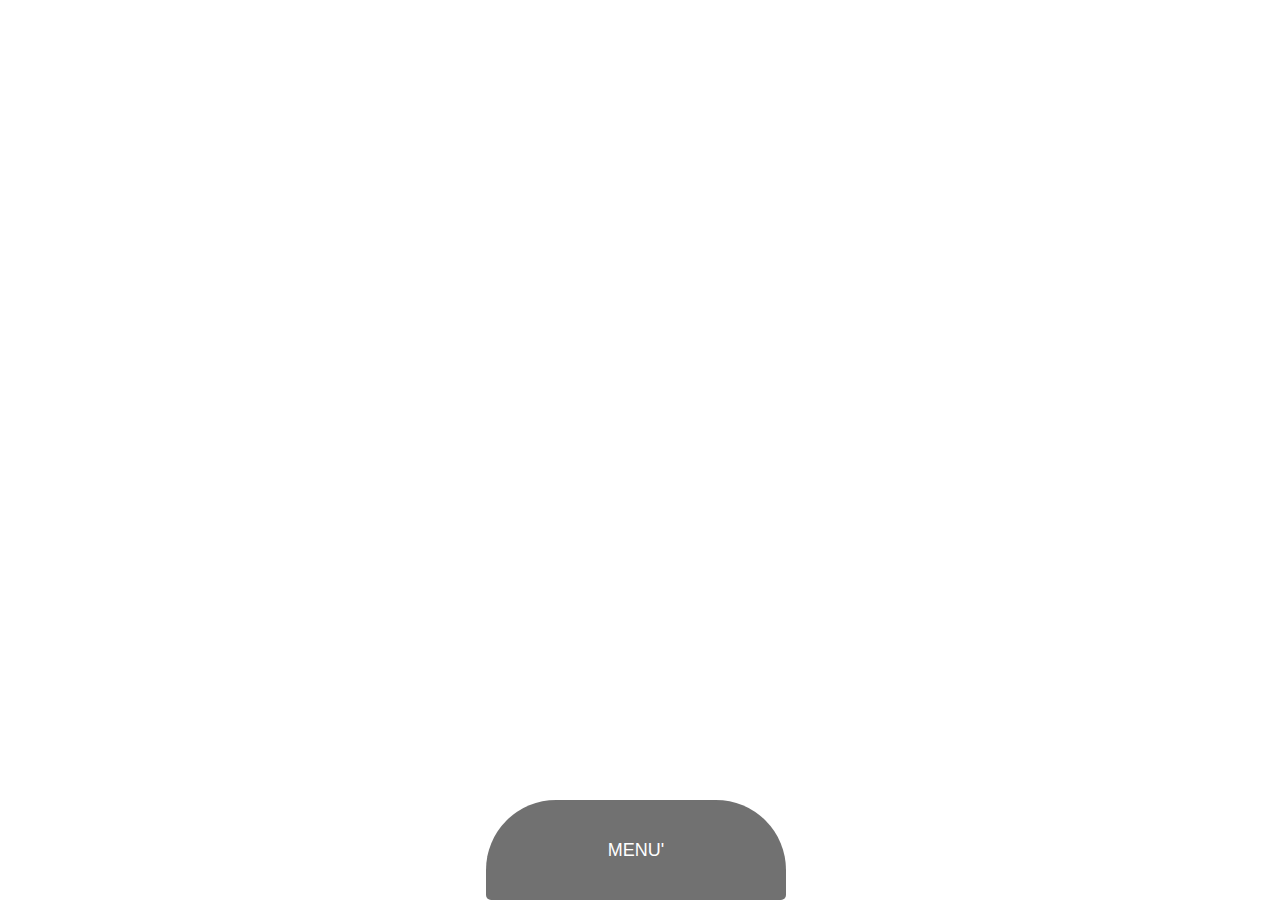
<file: index.html>
<!DOCTYPE html>
<html>
<head>
    <title>brawlhalla</title>
    <link rel="stylesheet" href="style/style.css">
    <script src="./script/script.js"></script>
    <link rel="icon" href="./img/icon.png">
</head>
<body>
    <button id="btnactive" onclick="show()">MENU'</button>
    <nav id="nav1">
        <button id="btncrediti">CREDITI</button> 

        <div class="crediti">
            <div class="contenutocrediti">
                <img id="ubi" src="./img/R-removebg-preview.png" height="300px" width="500px"></img>
                <h1>BRAWLHALLA TEAM</h1>
                <h3>Barchi Alessandro</h3>
                <h3>Botto Federico</h3>
            </div>
        </div> 
    </nav>
    <nav id="nav2">
        <button id="btngioca">GIOCA</button> 
    </nav>
</body>
</html>
</file>
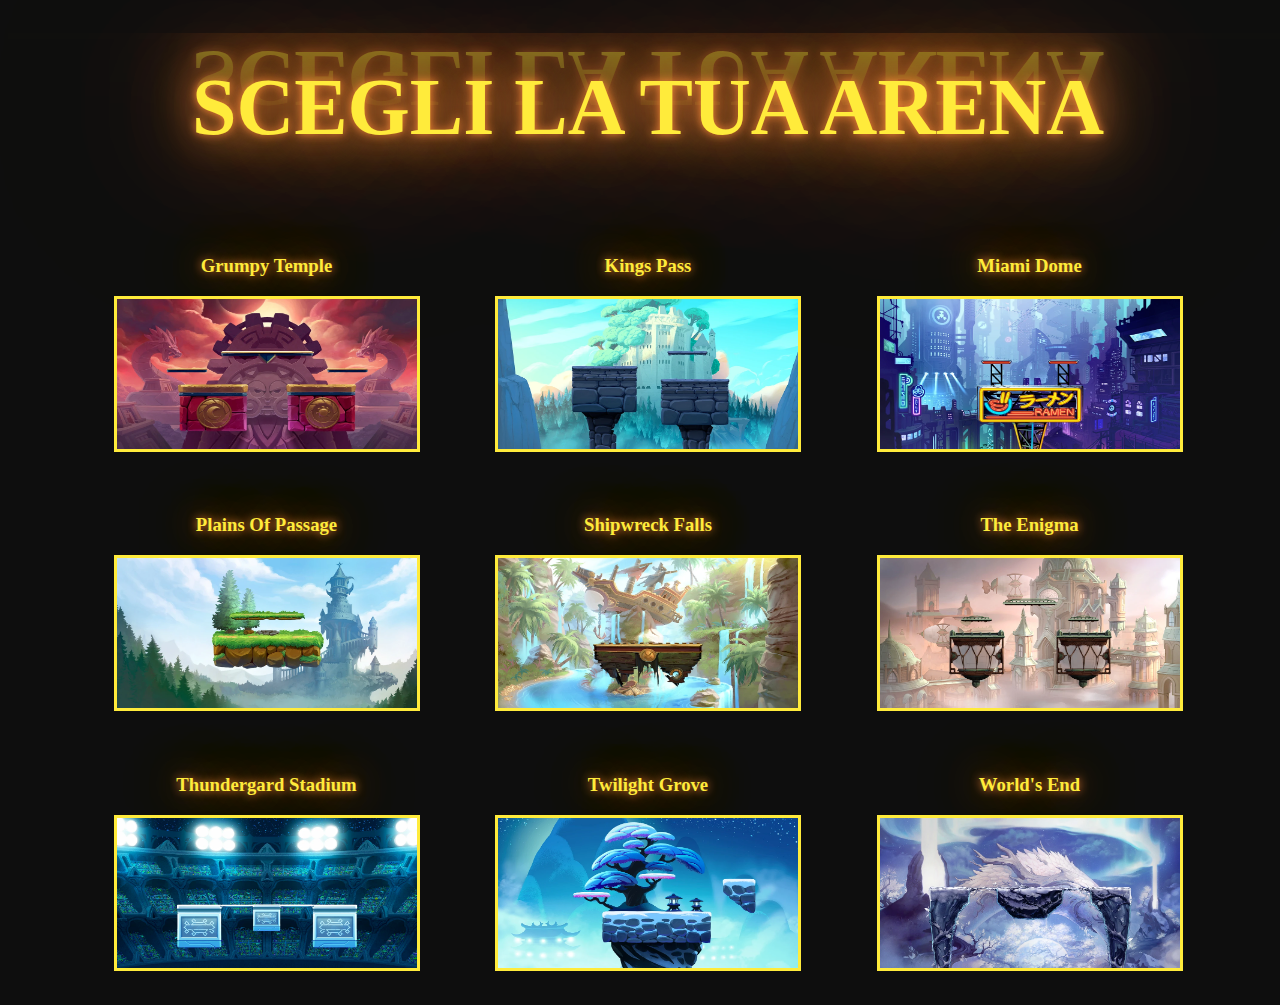
<file: arene.html>
<!DOCTYPE html>
<html lang="en">
<head>
    <meta charset="UTF-8">
    <meta http-equiv="X-UA-Compatible" content="IE=edge">
    <meta name="viewport" content="width=device-width, initial-scale=1.0">
    <link rel="stylesheet" href="./style/arene.css">
    <link rel="icon" href="./img/icon.png">
    <title>selezione arena</title>
</head>
<body>
    <div class="testo">
        <h1>SCEGLI LA TUA ARENA</h1>
    </div>

    <article class="contenitore">
        <div class="riga1">
            <div class="riquadri"><h3>Grumpy Temple</h3><a href="./pag1.html"><img src="./img/Map_GrumpyTemple.png"></a></div>
            <div class="riquadri"><h3>Kings Pass</h3><a href="./pag2.html"><img src="./img/Map_KingsPass.png"></a></div>
            <div class="riquadri"><h3>Miami Dome</h3><a href="./pag3.html"><img src="./img/Map_MiamiDome.png"></a></div>
        </div>
        <div class="riga2">
            <div class="riquadri"><h3>Plains Of Passage</h3><a href="./pag4.html"><img src="./img/Map_PlainsOfPassage.png"></a></div>
            <div class="riquadri"><h3>Shipwreck Falls</h3><a href="./pag5.html"><img src="./img/Map_ShipwreckFalls_NoSkulls.png"></a></div>
            <div class="riquadri"><h3>The Enigma</h3><a href="./pag6.html"><img src="./img/Map_TheEnigma.png"></a></div>
        </div>
        <div class="riga3">
            <div class="riquadri"><h3>Thundergard Stadium</h3><a href="./pag7.html"><img src="./img/Map_ThundergardStadium_Large.png"></a></div>
            <div class="riquadri"><h3>Twilight Grove</h3><a href="./pag8.html"><img src="./img/Map_TwilightGrove.png"></a></div>
            <div class="riquadri"><h3>World's End</h3><a href="./pag9.html"><img src="./img/Map_World_sEnd.png"></a></div>
        </div>
    </article>

</body>
</html>
</file>
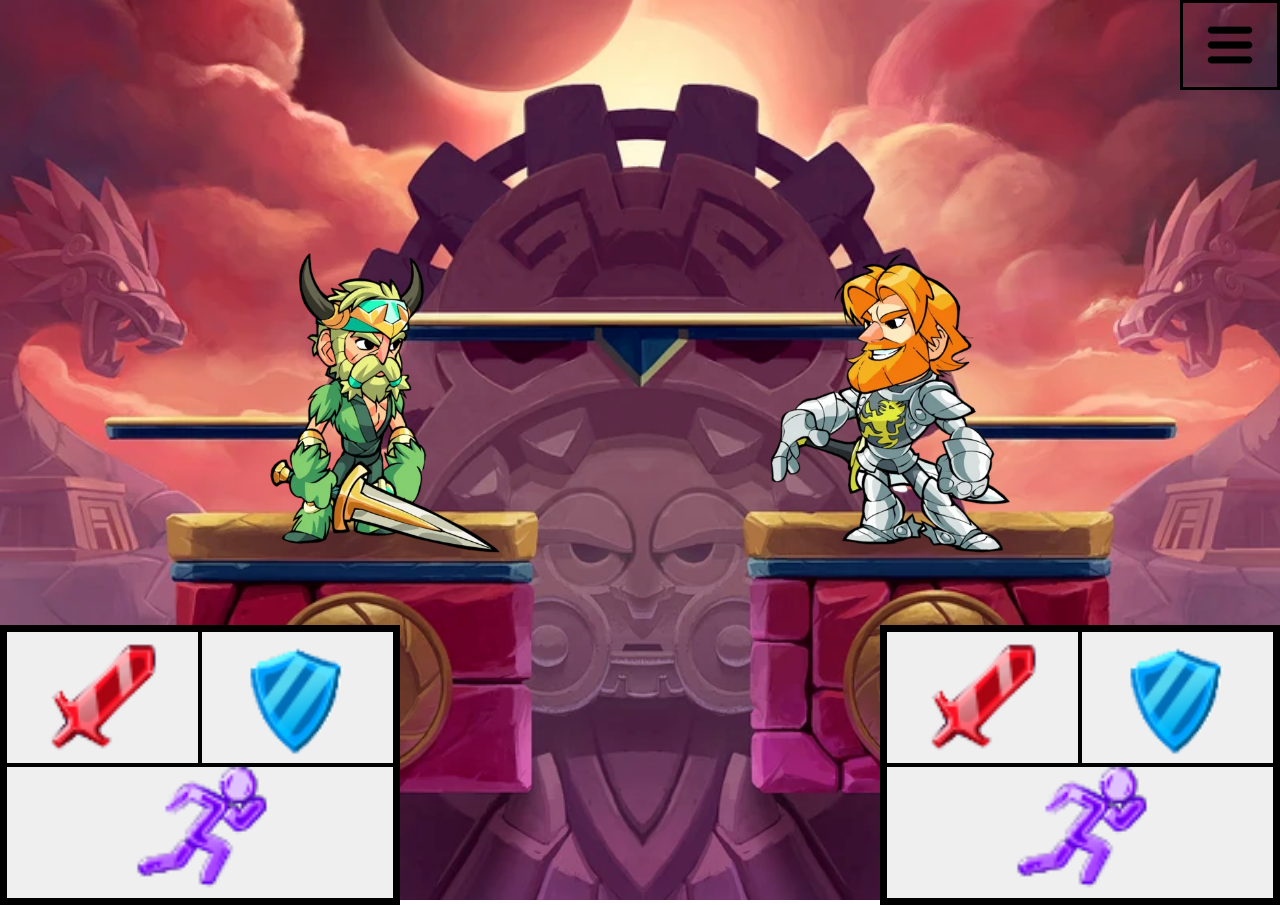
<file: pag1.html>
<!DOCTYPE html>
<html lang="en">
<head>
    <meta charset="UTF-8">
    <meta http-equiv="X-UA-Compatible" content="IE=edge">
    <meta name="viewport" content="width=device-width, initial-scale=1.0">
    <link rel="icon" href="./img/icon.png">
    <script src="./script/script.js"></script>
    <link rel="stylesheet" href="./style/pag1.css">
    <title>Grumpy Temple</title>
</head>
<body>
    <div id="menu">
        <button id="btnmenu"></button>
    </div>
    <div id="menuz">
        <button class="btnmenuz">Riprendi</button>
        <button class="btnmenuz">Opzioni</button>
        <button class="btnmenuz">Esci</button>
    </div>
    <div class="personaggi">
        <img id="prs" src="./img/1.png">
        <img id="prs1" src="./img/2.png">
    </div>
    <article>
        <div class="gioco">
            <button class="btn1" onclick="attacco1()"></button>
            <button class="btn2" onclick="difesa1()"></button>
            <button class="grande" onclick="schiva1()"></button>
        </div>
        <div class="gioco">
            <button class="btn1" onclick="attacco2()"></button>
            <button class="btn2" onclick="difesa2()"></button>
            <button class="grande" onclick="schiva2()"></button>
        </div>
    </article> 
</body>
</html>
</file>
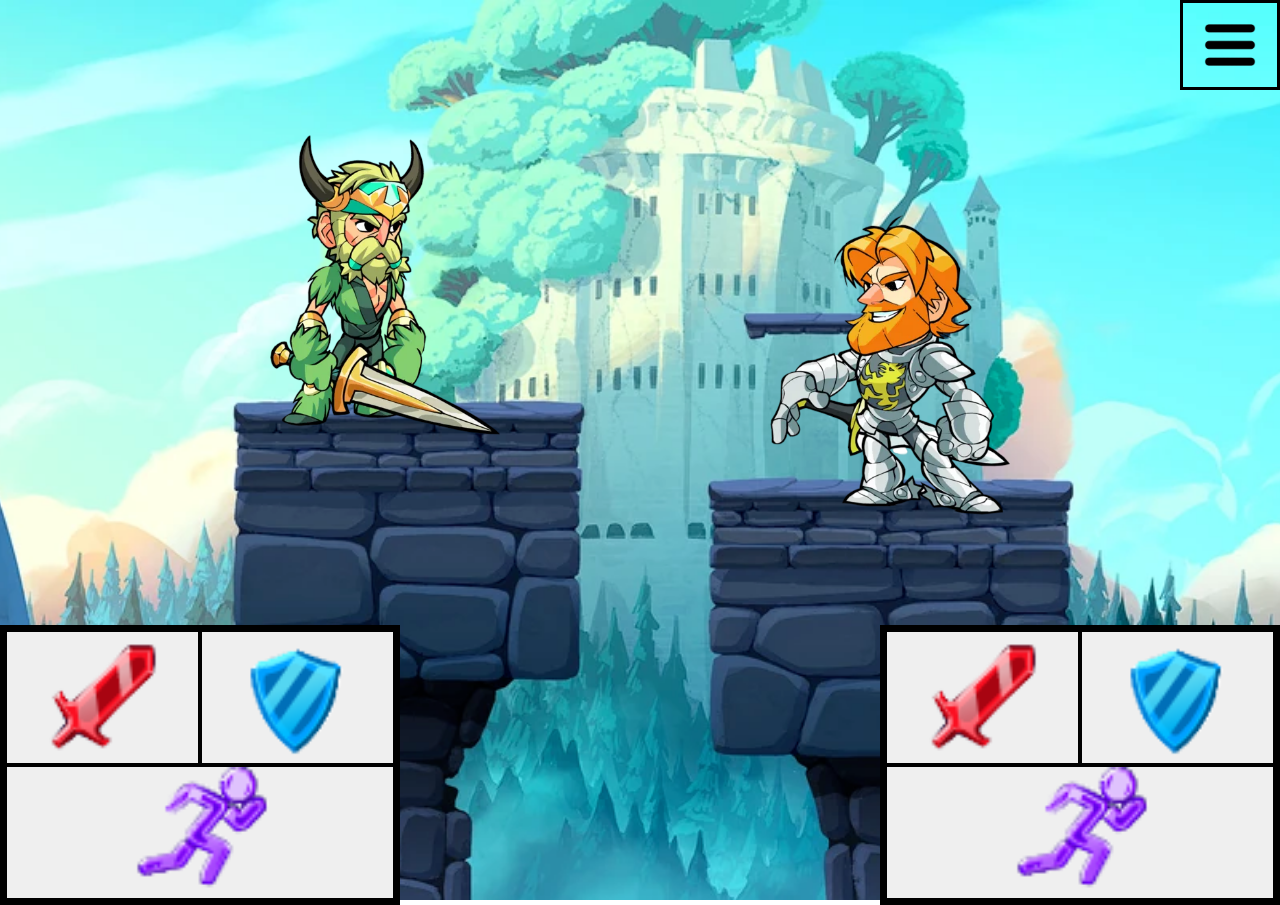
<file: pag2.html>
<!DOCTYPE html>
<html lang="en">
<head>
    <meta charset="UTF-8">
    <meta http-equiv="X-UA-Compatible" content="IE=edge">
    <meta name="viewport" content="width=device-width, initial-scale=1.0">
    <link rel="icon" href="./img/icon.png">
    <script src="./script/script.js"></script>
    <link rel="stylesheet" href="./style/pag2.css">
    <title>Kings Pass</title>
</head>
<body>
    <div id="menu">
        <button id="btnmenu"></button>
    </div>
    <div id="menuz">
        <button class="btnmenuz">Riprendi</button>
        <button class="btnmenuz">Opzioni</button>
        <button class="btnmenuz">Esci</button>
    </div>
    <div class="personaggi">
        <img id="prs" src="./img/1.png">
        <img id="prs1" src="./img/2.png">
    </div>
    <article>
        <div class="gioco">
            <button class="btn1" onclick="attacco1()"></button>
            <button class="btn2" onclick="difesa1()"></button>
            <button class="grande" onclick="schiva1()"></button>
        </div>
        <div class="gioco">
            <button class="btn1" onclick="attacco2()"></button>
            <button class="btn2" onclick="difesa2()"></button>
            <button class="grande" onclick="schiva2()"></button>
        </div>
    </article>    
</body>
</html>
</file>
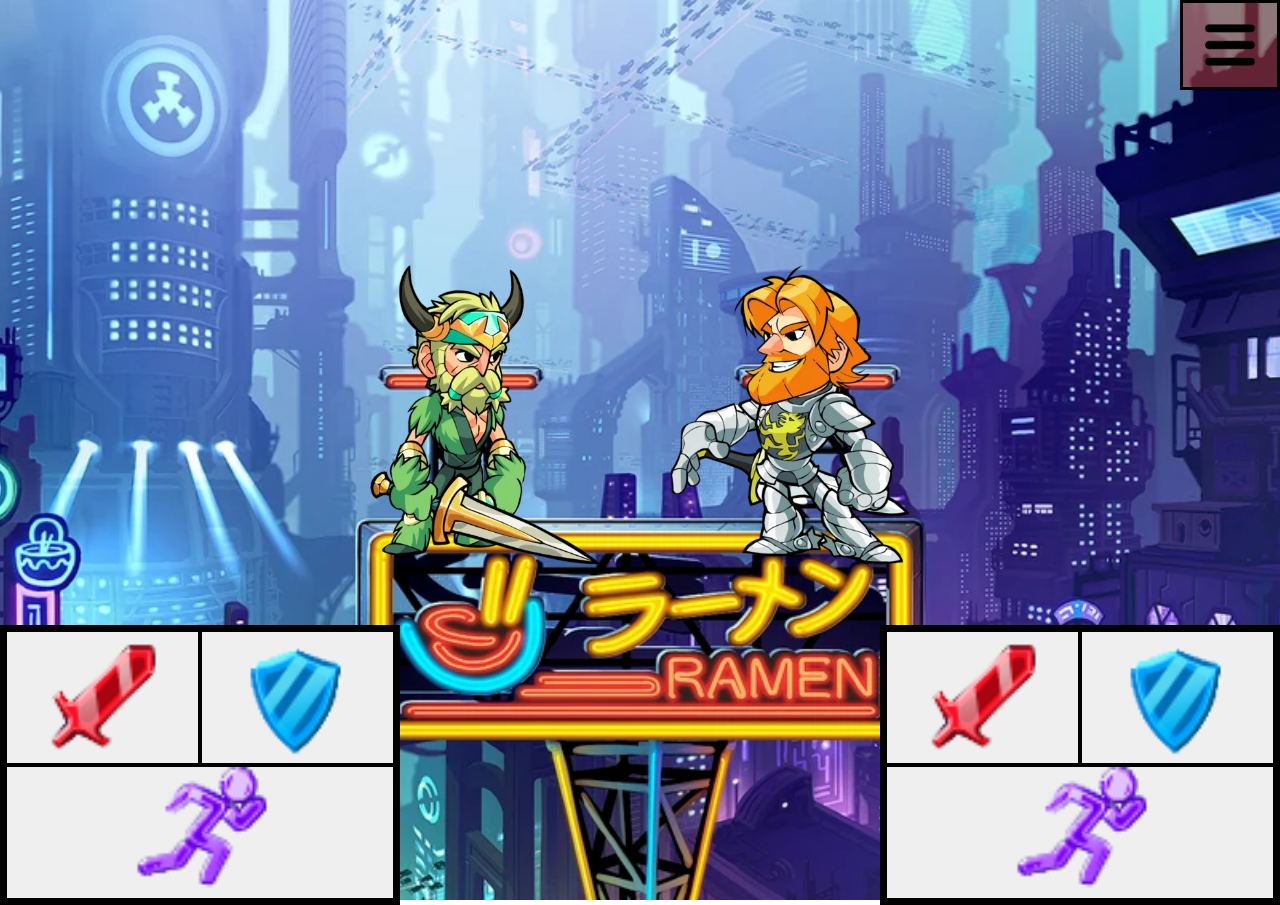
<file: pag3.html>
<!DOCTYPE html>
<html lang="en">
<head>
    <meta charset="UTF-8">
    <meta http-equiv="X-UA-Compatible" content="IE=edge">
    <meta name="viewport" content="width=device-width, initial-scale=1.0">
    <link rel="icon" href="./img/icon.png">
    <script src="./script/script.js"></script>
    <link rel="stylesheet" href="./style/pag3.css">
    <title>Miami Dome</title>
</head>
<body>
    <div id="menu">
        <button id="btnmenu"></button>
    </div>
    <div id="menuz">
        <button class="btnmenuz">Riprendi</button>
        <button class="btnmenuz">Opzioni</button>
        <button class="btnmenuz">Esci</button>
    </div>
    <div class="personaggi">
        <img id="prs" src="./img/1.png">
        <img id="prs1" src="./img/2.png">
    </div>
    <article>
        <div class="gioco">
            <button class="btn1" onclick="attacco1()"></button>
            <button class="btn2" onclick="difesa1()"></button>
            <button class="grande" onclick="schiva1()"></button>
        </div>
        <div class="gioco">
            <button class="btn1" onclick="attacco2()"></button>
            <button class="btn2" onclick="difesa2()"></button>
            <button class="grande" onclick="schiva2()"></button>
        </div>
    </article> 
</body>
</html>
</file>
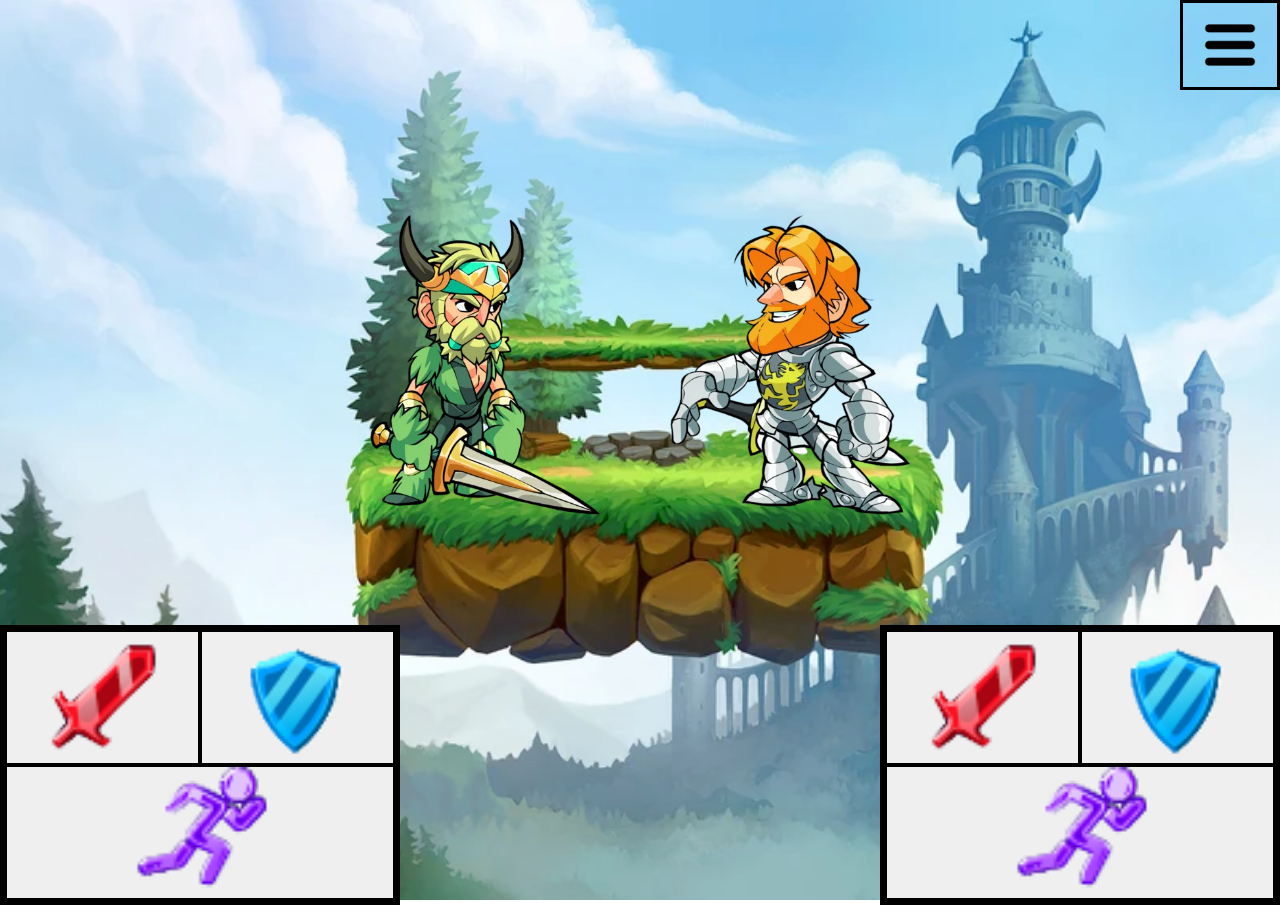
<file: pag4.html>
<!DOCTYPE html>
<html lang="en">
<head>
    <meta charset="UTF-8">
    <meta http-equiv="X-UA-Compatible" content="IE=edge">
    <meta name="viewport" content="width=device-width, initial-scale=1.0">
    <link rel="icon" href="./img/icon.png">
    <script src="./script/script.js"></script>
    <link rel="stylesheet" href="./style/pag4.css">
    <title>Plains Of Passage</title>
</head>
<body>
    <div id="menu">
        <button id="btnmenu"></button>
    </div>
    <div id="menuz">
        <button class="btnmenuz">Riprendi</button>
        <button class="btnmenuz">Opzioni</button>
        <button class="btnmenuz">Esci</button>
    </div>
    <div class="personaggi">
        <img id="prs" src="./img/1.png">
        <img id="prs1" src="./img/2.png">
    </div>
    <article>
        <div class="gioco">
            <button class="btn1" onclick="attacco1()"></button>
            <button class="btn2" onclick="difesa1()"></button>
            <button class="grande" onclick="schiva1()"></button>
        </div>
        <div class="gioco">
            <button class="btn1" onclick="attacco2()"></button>
            <button class="btn2" onclick="difesa2()"></button>
            <button class="grande" onclick="schiva2()"></button>
        </div>
    </article>   
</body>
</html>
</file>
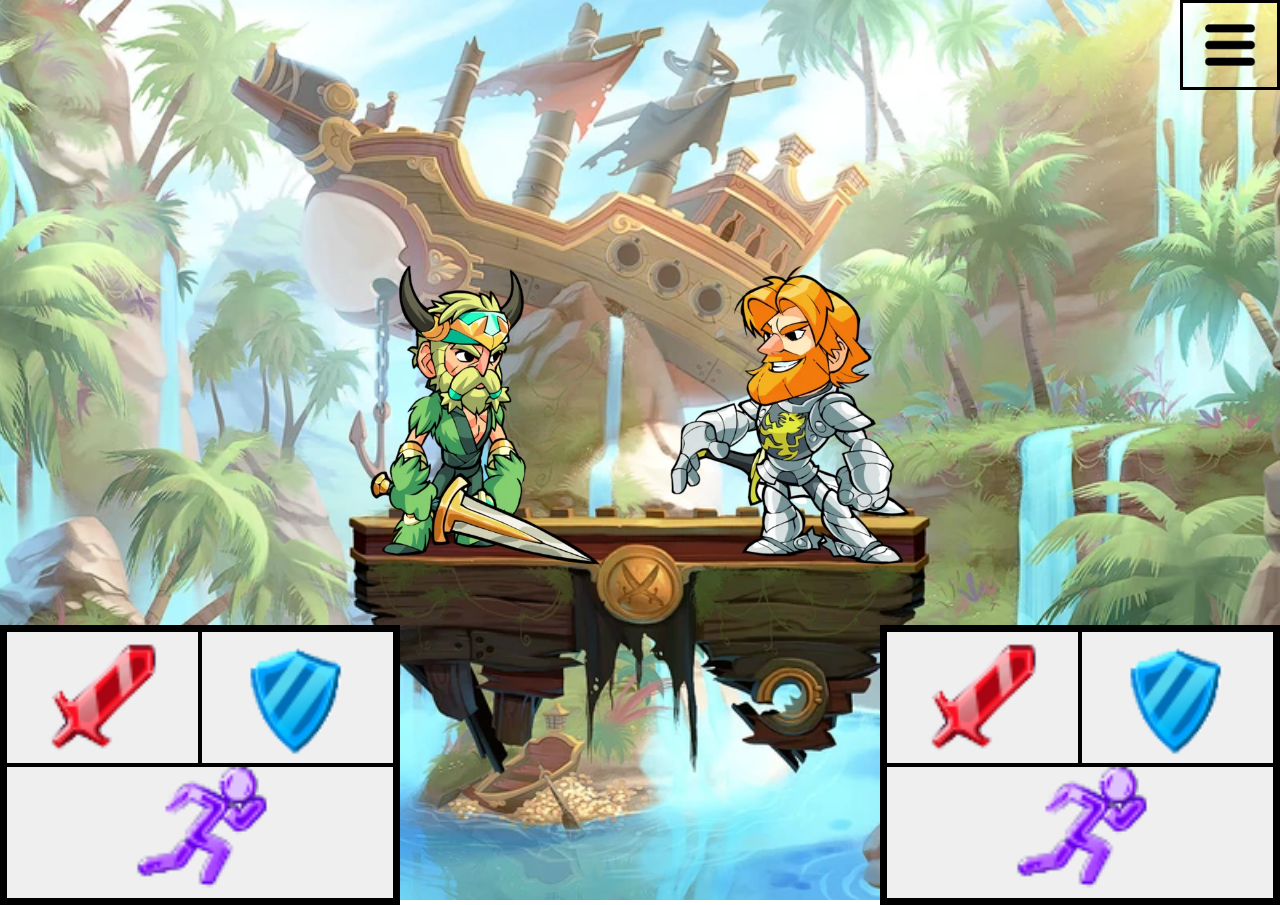
<file: pag5.html>
<!DOCTYPE html>
<html lang="en">
<head>
    <meta charset="UTF-8">
    <meta http-equiv="X-UA-Compatible" content="IE=edge">
    <meta name="viewport" content="width=device-width, initial-scale=1.0">
    <link rel="icon" href="./img/icon.png">
    <script src="./script/script.js"></script>
    <link rel="stylesheet" href="./style/pag5.css">
    <title>Shipwreck Falls</title>
</head>
<body>
    <div id="menu">
        <button id="btnmenu"></button>
    </div>
    <div id="menuz">
        <button class="btnmenuz">Riprendi</button>
        <button class="btnmenuz">Opzioni</button>
        <button class="btnmenuz">Esci</button>
    </div>
    <div class="personaggi">
        <img id="prs" src="./img/1.png">
        <img id="prs1" src="./img/2.png">
    </div>
    <article>
        <div class="gioco">
            <button class="btn1" onclick="attacco1()"></button>
            <button class="btn2" onclick="difesa1()"></button>
            <button class="grande" onclick="schiva1()"></button>
        </div>
        <div class="gioco">
            <button class="btn1" onclick="attacco2()"></button>
            <button class="btn2" onclick="difesa2()"></button>
            <button class="grande" onclick="schiva2()"></button>
        </div>
    </article>    
</body>
</html>
</file>
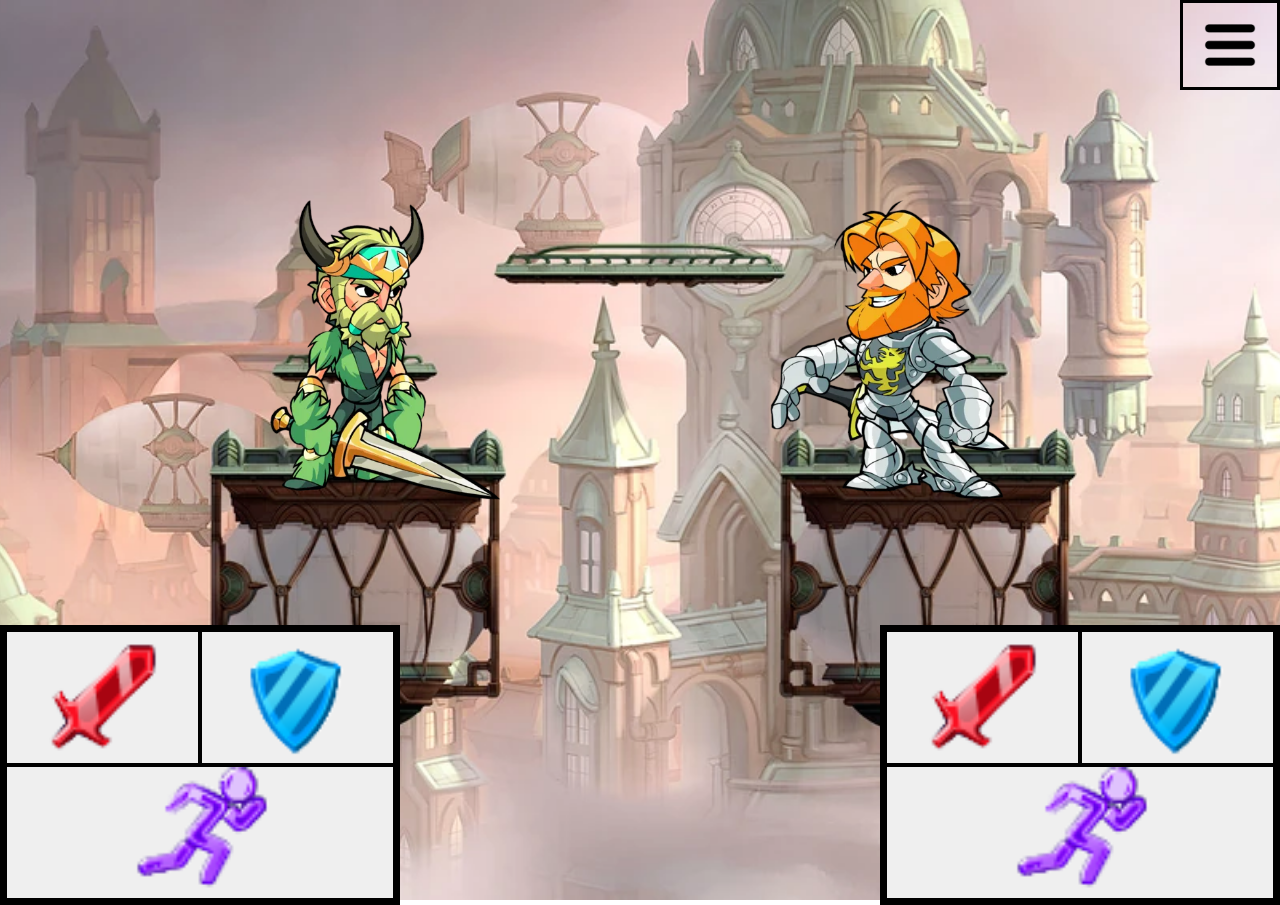
<file: pag6.html>
<!DOCTYPE html>
<html lang="en">
<head>
    <meta charset="UTF-8">
    <meta http-equiv="X-UA-Compatible" content="IE=edge">
    <meta name="viewport" content="width=device-width, initial-scale=1.0">
    <link rel="icon" href="./img/icon.png">
    <script src="./script/script.js"></script>
    <link rel="stylesheet" href="./style/pag6.css">
    <title>The Enigma</title>
</head>
<body>
    <div id="menu">
        <button id="btnmenu"></button>
    </div>
    <div id="menuz">
        <button class="btnmenuz">Riprendi</button>
        <button class="btnmenuz">Opzioni</button>
        <button class="btnmenuz">Esci</button>
    </div>
    <div class="personaggi">
        <img id="prs" src="./img/1.png">
        <img id="prs1" src="./img/2.png">
    </div>
    <article>
        <div class="gioco">
            <button class="btn1" onclick="attacco1()"></button>
            <button class="btn2" onclick="difesa1()"></button>
            <button class="grande" onclick="schiva1()"></button>
        </div>
        <div class="gioco">
            <button class="btn1" onclick="attacco2()"></button>
            <button class="btn2" onclick="difesa2()"></button>
            <button class="grande" onclick="schiva2()"></button>
        </div>
    </article>  
</body>
</html>
</file>
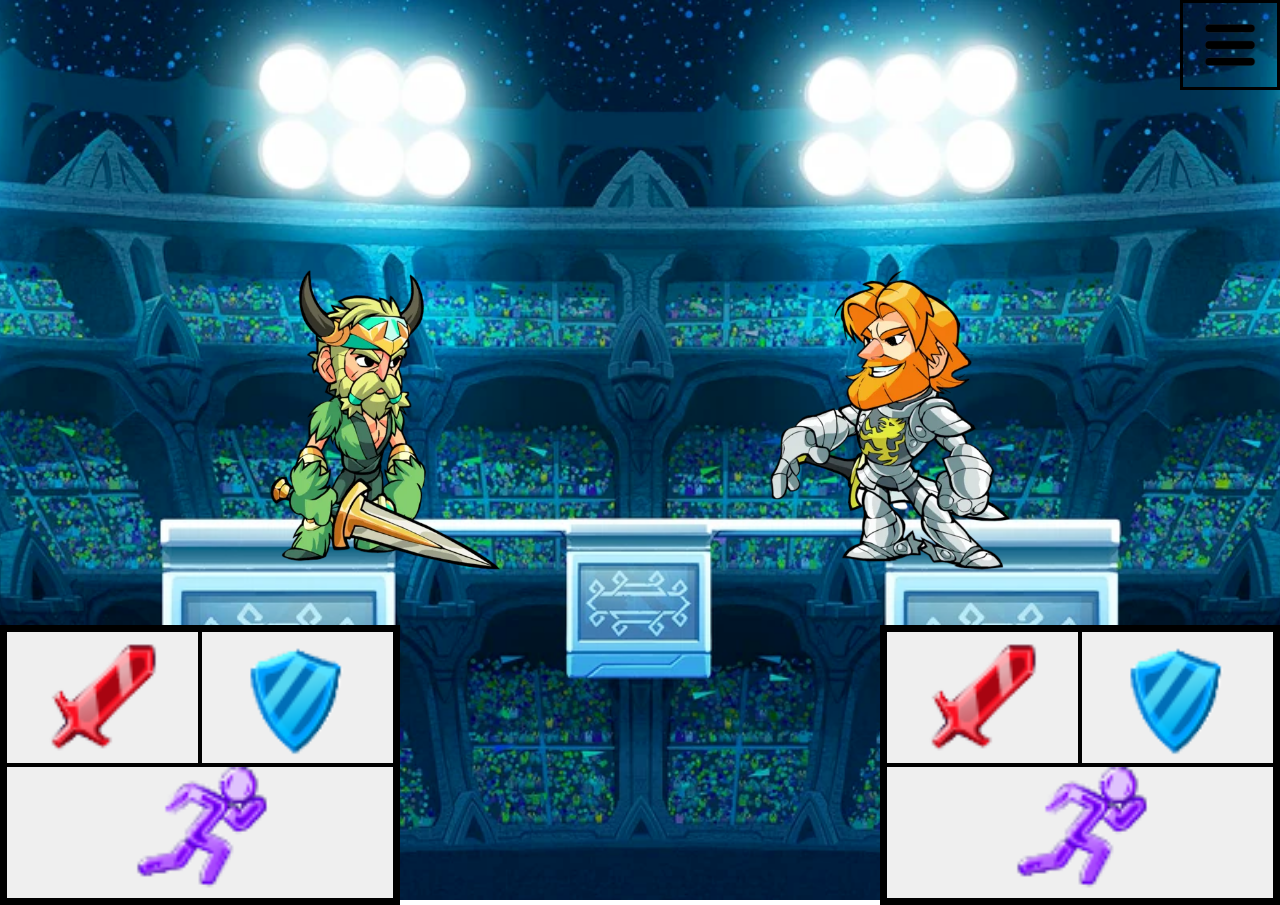
<file: pag7.html>
<!DOCTYPE html>
<html lang="en">
<head>
    <meta charset="UTF-8">
    <meta http-equiv="X-UA-Compatible" content="IE=edge">
    <meta name="viewport" content="width=device-width, initial-scale=1.0">
    <link rel="icon" href="./img/icon.png">
    <script src="./script/script.js"></script>
    <link rel="stylesheet" href="./style/pag7.css">
    <title>Thundergard Stadium</title>
</head>
<body>
    <div id="menu">
        <button id="btnmenu"></button>
    </div>
    <div id="menuz">
        <button class="btnmenuz">Riprendi</button>
        <button class="btnmenuz">Opzioni</button>
        <button class="btnmenuz">Esci</button>
    </div>
    <div class="personaggi">
        <img id="prs" src="./img/1.png">
        <img id="prs1" src="./img/2.png">
    </div>
    <article>
        <div class="gioco">
            <button class="btn1" onclick="attacco1()"></button>
            <button class="btn2" onclick="difesa1()"></button>
            <button class="grande" onclick="schiva1()"></button>
        </div>
        <div class="gioco">
            <button class="btn1" onclick="attacco2()"></button>
            <button class="btn2" onclick="difesa2()"></button>
            <button class="grande" onclick="schiva2()"></button>
        </div>
    </article> 
</body>
</html>
</file>
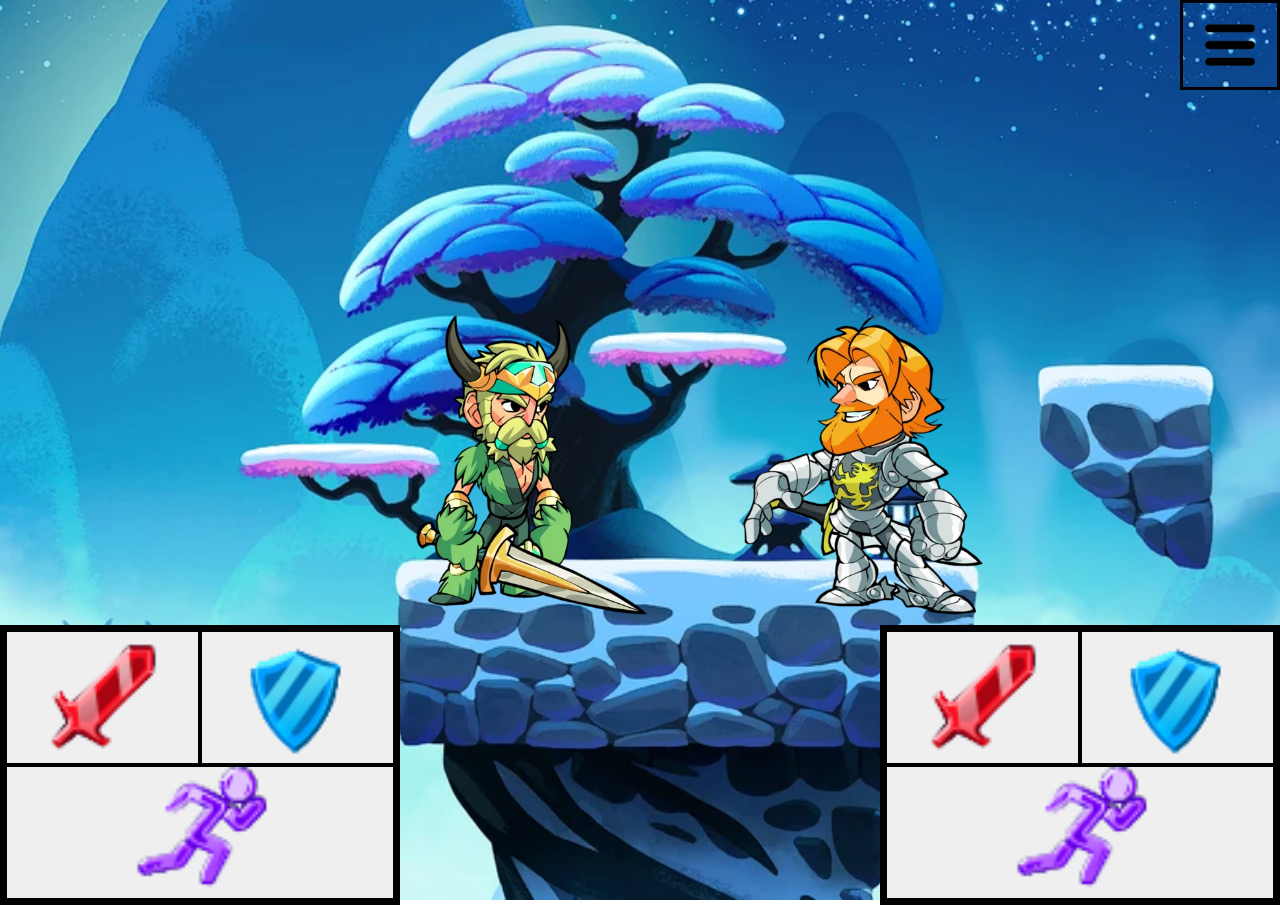
<file: pag8.html>
<!DOCTYPE html>
<html lang="en">
<head>
    <meta charset="UTF-8">
    <meta http-equiv="X-UA-Compatible" content="IE=edge">
    <meta name="viewport" content="width=device-width, initial-scale=1.0">
    <link rel="icon" href="./img/icon.png">
    <script src="./script/script.js"></script>
    <link rel="stylesheet" href="./style/pag8.css">
    <title>Twilight Grove</title>
</head>
<body>
    <div id="menu">
        <button id="btnmenu"></button>
    </div>
    <div id="menuz">
        <button class="btnmenuz">Riprendi</button>
        <button class="btnmenuz">Opzioni</button>
        <button class="btnmenuz">Esci</button>
    </div>
    <div class="personaggi">
        <img id="prs" src="./img/1.png">
        <img id="prs1" src="./img/2.png">
    </div>
    <article>
        <div class="gioco">
            <button class="btn1" onclick="attacco1()"></button>
            <button class="btn2" onclick="difesa1()"></button>
            <button class="grande" onclick="schiva1()"></button>
        </div>
        <div class="gioco">
            <button class="btn1" onclick="attacco2()"></button>
            <button class="btn2" onclick="difesa2()"></button>
            <button class="grande" onclick="schiva2()"></button>
        </div>
    </article> 
</body>
</html>
</file>
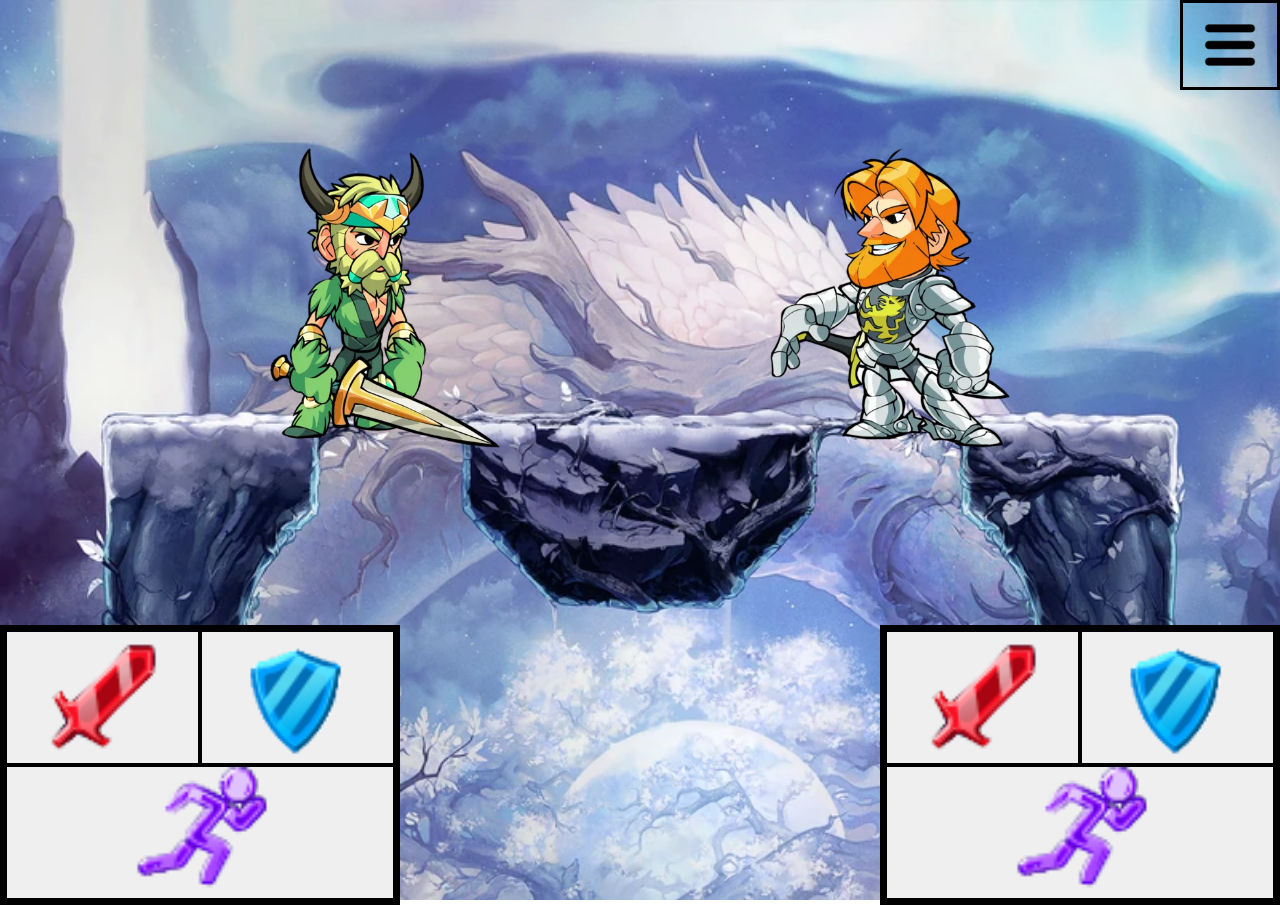
<file: pag9.html>
<!DOCTYPE html>
<html lang="en">
<head>
    <meta charset="UTF-8">
    <meta http-equiv="X-UA-Compatible" content="IE=edge">
    <meta name="viewport" content="width=device-width, initial-scale=1.0">
    <link rel="icon" href="./img/icon.png">
    <script src="./script/script.js"></script>
    <link rel="stylesheet" href="./style/pag9.css">
    <title>World's End</title>
</head>
<body>
    <div id="menu">
        <button id="btnmenu"></button>
    </div>
    <div id="menuz">
        <button class="btnmenuz">Riprendi</button>
        <button class="btnmenuz">Opzioni</button>
        <button class="btnmenuz">Esci</button>
    </div>
    <div class="personaggi">
        <img id="prs" src="./img/1.png">
        <img id="prs1" src="./img/2.png">
    </div>
    <article>
        <div class="gioco">
            <button class="btn1" onclick="attacco1()"></button>
            <button class="btn2" onclick="difesa1()"></button>
            <button class="grande" onclick="schiva1()"></button>
        </div>
        <div class="gioco">
            <button class="btn1" onclick="attacco2()"></button>
            <button class="btn2" onclick="difesa2()"></button>
            <button class="grande" onclick="schiva2()"></button>
        </div>
    </article> 
</body>
</html>
</file>
<file: style/style.css>
body{
    background-image: url(https://media.giphy.com/media/kD546O8UcBo3sTAlaX/giphy.gif);
    background-repeat: no-repeat;
    height: 100vh;
    background-size: cover;
    background-position: center;
    overflow: hidden;
    display: flex;
    flex-direction: row;
    justify-content: center;
    align-items: flex-end;
    align-content: flex-end;
    margin-top: 0px;
    margin-left: 0px;
}

#nav1{
height: 100vh; 
width: 0px; 
position: fixed; 
z-index: 1;
top: 0;
left: 0;
background-image: url(../img/L.jpeg); 
background-repeat: no-repeat;
background-size: cover;
background-position: center;
overflow: hidden;   
display: flex;
flex-direction: column;
align-items: baseline;
justify-content: space-around;
}

#btnactive:focus + #nav1{
    animation: nav 6s;
    animation-fill-mode: forwards;
    animation-iteration-count: 1;
}

#btnactive:focus + #nav1 + #nav2{
    animation: nav2 6s;
    animation-fill-mode: forwards;
    animation-iteration-count: 1;
}

#btnactive:focus{
    display: none;
}

@keyframes nav {
    0%{
        width: 0px;
    }

    100%{
        width: 300px;
    }
}

@keyframes nav2 {
    0%{
        width: 0px;
        left: 100%;
    }

    100%{
        left: 85%;
        width: 300px;
    }
}

#btnactive{
    background-color: rgba(0, 0, 0, 0.555);
    font-size: large;
    border: none;
    border-bottom-left-radius: 5px;
    border-bottom-right-radius: 5px;
    width: 300px;
}

button{
    width: 300px;
    height: 100px;
    border-radius: 70px;
    background-color: rgba(0, 0, 0, 0.404);
    border: none;
    color: white;
    font-size: large;
}

button:hover{
    cursor: pointer;
}

.crediti{
    height: 100vh;
    width: 100%;
    display: none;
    background: rgba(0, 0, 0, 0.961);
    position: fixed;
    z-index: 4;
}

#btncrediti:focus + .crediti{
    display: block;
}

.contenutocrediti{
    height: 100vh;
    width: 100%;
    display: flex;
    flex-direction: column;
    align-items: center;
    position: absolute;
    animation: animcrediti 10s;
    animation-iteration-count: 1;
}

@keyframes animcrediti {
    0%{
        top: 800px;
    }
    100%{
        top: 0px;
    }
}

h3{
    font-family: 'Bad Script', cursive;
    text-decoration: 1px solid;
    color: white;
}

h1{
    font-size: 3rem;
    font-family: 'Bad Script', cursive;
    color: #111;
    animation: glowing 2s linear infinite;
}
@keyframes glowing {
    0%, 100% {
    color: #fff;
    filter: blur(2px);
    text-shadow: 0 0 10px #00b3ff,
                0 0 20px #00b3ff,
                0 0 40px #00b3ff,
                0 0 80px #00b3ff,
                0 0 120px #00b3ff,
                0 0 200px #00b3ff,
                0 0 300px #00b3ff,
                0 0 400px #00b3ff;
    }

    40%, 95% {
        color: #111;
        text-shadow: none;
        filter: blur(0px);
    }
}

#ubi{
    padding-bottom: 10px;
}

#nav2{
    height: 100vh; 
    width: 0px; 
    position: fixed; 
    z-index: 1;
    top: 0;
    left: 85%;
    background-image: url(../img/R.jpeg); 
    background-repeat: no-repeat;
    background-size: cover;
    background-position: center;
    overflow: hidden;   
    display: flex;
    flex-direction: column;
    align-items: baseline;
    justify-content: space-around; 
}
</file>
<file: style/arene.css>
body{
    height: 100vh;
    width: 100%;
    display: flex;
    justify-content: center;
    flex-wrap: wrap;
    background-color: #0e0e0e;
    overflow: hidden;
}

.testo{
    position: relative;
    width: 100%;
    height: min-content;
    text-align: center;
}

.testo h1{
    position: relative;
    color: #ffeb3b;
    font-weight: 600;
    font-size: 5em;
    -webkit-box-reflect: below -120px linear-gradient(transparent, #0008);
    text-shadow: 0 0 10px #ff8c3b,
    0 0 40px #ff8c3b,
    0 0 80px #ff8c3b,
    0 0 160px #ff8c3b,
    0 0 240px #ff8c3b;
}

h3{
    color: #ffeb3b;
    text-shadow: 0 0 10px #ff8c3b,
    0 0 40px #ff8c3b,
    0 0 80px #ff8c3b,
    0 0 160px #ff8c3b,
    0 0 240px #ff8c3b;
}

.contenitore{
    width: 100%;
    height: fit-content;
    padding: 30px 30px 30px 30px;
    display: flex;
    flex-direction: row;
    flex-wrap: wrap;
    align-items: center;
    align-content: space-between;
    justify-content: space-between;
}

.riga1{
    display: flex;
    flex-direction: row;
    flex-wrap: nowrap;
    justify-content: space-evenly;
    align-items: center;
    align-content: center;
    width: 100%;
    height: auto;
    text-align: center;
    margin-bottom: 40px;
}

.riga2{
    display: flex;
    flex-direction: row;
    flex-wrap: nowrap;
    justify-content: space-evenly;
    align-items: center;
    align-content: center;
    width: 100%;
    height: auto;
    margin-bottom: 40px;
    text-align: center;
}

.riga3{
    display: flex;
    flex-direction: row;
    flex-wrap: nowrap;
    justify-content: space-evenly;
    align-items: center;
    align-content: center;
    width: 100%;
    height: auto;
    text-align: center;
}

.riquadri{
    width: max-content;
    height: max-content;
}

img{
    height: 150px;
    width: 300px;
    border: 3px solid #ffeb3b; 
}

img:hover{
    border: 3px solid orange;
    animation: zoom 3s;
    animation-iteration-count: 1;
    animation-fill-mode: forwards;
}

@keyframes zoom {

    0%{
        transform: scale(100%);
    }
    100%{
        transform: scale(170%);
    }
    
}

@media screen and (max-width: 1500px) {
    body{
        overflow: visible;
    }
}
</file>
<file: style/pag1.css>
body{
    height: 100vh;
    width: 100%;
    overflow: hidden;
    background-image: url(../img/Map_GrumpyTemple.png);
    background-repeat: no-repeat;
    background-position: center;
    background-size: cover;
    margin: 0;
}

#menuz{
    height: 100vh;
    width: 100%;
    display: none;
    background: rgba(0, 0, 0, 0.807);
    position: fixed;
    z-index: 3;
}

.btnmenuz{
    width: 300px;
    height: 100px;
    border-radius: 70px;
}

#btnmenu:focus + #menuz{
    display: flex;
    flex-direction: row;
    justify-content: center;
    align-items: center;
}

#menu{
    width: 100%;
    height: 10%;
    position: fixed;
    z-index: 2;
    display: flex;
    justify-content: flex-end;
    flex-direction: row;
}

#btnmenu{
    height: 100%;
    width: 100px;
    border: 3px solid black;
    background-color: transparent;
    background-image: url(../img/menu.png);
    background-repeat: no-repeat;
    background-position: center;
    background-size: contain;

}

.personaggi{
    height: 70%;
    width: 100%;
    display: flex;
    flex-direction: row;
    align-items: center;
    justify-content: space-evenly;
}

#prs{
    height: 300px;
    padding-top: 175px;
}

#prs1{
    height: 300px;
    padding-top: 175px;
}

article{
    height: 30%;
    width: 100%;
    display: flex;
    flex-direction: row;
    justify-content: space-between;
    align-items: center;
}

.gioco{
    height: 100%;
    width: 390px;
    border: 5px solid black;
    background: rgba(0, 0, 0, 0.804);
    display: flex;
    flex-direction: row;
    flex-wrap: wrap;
}

.gioco2{
    height: 100%;
    width: 390px;
    border: 5px solid black;
    background: rgba(0, 0, 0, 0.804);
    display: flex;
    flex-direction: row;
    flex-wrap: wrap;
}

.btn1{
    width: 50%;
    height: 50%;
    background-image: url(../img/spada.png);
    background-size: contain;
    background-repeat: no-repeat;
    background-position: center;

}

.btn2{
    width: 50%;
    height: 50%;
    background-image: url(../img/scudo.png);
    background-size: contain;
    background-repeat: no-repeat;
    background-position: center;
}

.grande{
    width: 100%;
    height: 50%;
    background-image: url(../img/schiva.png);
    background-size: contain;
    background-repeat: no-repeat;
    background-position: center;
}

button{
    border: 2px solid black;
}

button:hover{
    cursor: pointer;
}
</file>
<file: style/pag2.css>
body{
    height: 100vh;
    width: 100%;
    overflow: hidden;
    background-image: url(../img/Map_KingsPass.png);
    background-repeat: no-repeat;
    background-position: center;
    background-size: cover;
    margin: 0;
}

#menuz{
    height: 100vh;
    width: 100%;
    display: none;
    background: rgba(0, 0, 0, 0.807);
    position: fixed;
    z-index: 3;
}

.btnmenuz{
    width: 300px;
    height: 100px;
    border-radius: 70px;
}

#btnmenu:focus + #menuz{
    display: flex;
    flex-direction: row;
    justify-content: center;
    align-items: center;
}

#menu{
    width: 100%;
    height: 10%;
    position: fixed;
    z-index: 2;
    display: flex;
    justify-content: flex-end;
    flex-direction: row;
}

#btnmenu{
    height: 100%;
    width: 100px;
    border: 3px solid black;
    background-color: transparent;
    background-image: url(../img/menu.png);
    background-repeat: no-repeat;
    background-position: center;
    background-size: cover;
}

.personaggi{
    height: 70%;
    width: 100%;
    display: flex;
    flex-direction: row;
    align-items: center;
    justify-content: space-evenly;
}

#prs1{
    height: 300px;
    padding-top: 100px;
}

#prs{
    height: 300px;
    padding-bottom: 60px;
}

article{
    height: 30%;
    width: 100%;
    display: flex;
    flex-direction: row;
    justify-content: space-between;
    align-items: center;
}

.gioco{
    height: 100%;
    width: 390px;
    border: 5px solid black;
    background: rgba(0, 0, 0, 0.804);
    display: flex;
    flex-direction: row;
    flex-wrap: wrap;
}

.btn1{
    width: 50%;
    height: 50%;
    background-image: url(../img/spada.png);
    background-size: contain;
    background-repeat: no-repeat;
    background-position: center;

}

.btn2{
    width: 50%;
    height: 50%;
    background-image: url(../img/scudo.png);
    background-size: contain;
    background-repeat: no-repeat;
    background-position: center;
}

.grande{
    width: 100%;
    height: 50%;
    background-image: url(../img/schiva.png);
    background-size: contain;
    background-repeat: no-repeat;
    background-position: center;
}

button{
    border: 2px solid black;
}

button:hover{
    cursor: pointer;
}
</file>
<file: style/pag3.css>
body{
    height: 100vh;
    width: 100%;
    overflow: hidden;
    background-image: url(../img/Map_MiamiDome.png);
    background-repeat: no-repeat;
    background-position: center;
    background-size: cover;
    margin: 0;
}

#menuz{
    height: 100vh;
    width: 100%;
    display: none;
    background: rgba(0, 0, 0, 0.807);
    position: fixed;
    z-index: 3;
}

.btnmenuz{
    width: 300px;
    height: 100px;
    border-radius: 70px;
}

#btnmenu:focus + #menuz{
    display: flex;
    flex-direction: row;
    justify-content: center;
    align-items: center;
}

#menu{
    width: 100%;
    height: 10%;
    position: fixed;
    z-index: 2;
    display: flex;
    justify-content: flex-end;
    flex-direction: row;
}

#btnmenu{
    height: 100%;
    width: 100px;
    border: 3px solid black;
    background-color: transparent;
    background-image: url(../img/menu.png);
    background-color: rgba(155, 56, 56, 0.633);
    background-repeat: no-repeat;
    background-position: center;
    background-size: cover;
}

.personaggi{
    height: 70%;
    width: 100%;
    display: flex;
    flex-direction: row;
    align-items: center;
    justify-content: space-evenly;
}

#prs1{
    height: 300px;
    padding-top: 200px;
    padding-right: 300px;
}

#prs{
    height: 300px;
    padding-top: 200px;
    padding-left: 300px;
}

article{
    height: 30%;
    width: 100%;
    display: flex;
    flex-direction: row;
    justify-content: space-between;
    align-items: center;
}

.gioco{
    height: 100%;
    width: 390px;
    border: 5px solid black;
    background: rgba(0, 0, 0, 0.804);
    display: flex;
    flex-direction: row;
    flex-wrap: wrap;
}

.btn1{
    width: 50%;
    height: 50%;
    background-image: url(../img/spada.png);
    background-size: contain;
    background-repeat: no-repeat;
    background-position: center;

}

.btn2{
    width: 50%;
    height: 50%;
    background-image: url(../img/scudo.png);
    background-size: contain;
    background-repeat: no-repeat;
    background-position: center;
}

.grande{
    width: 100%;
    height: 50%;
    background-image: url(../img/schiva.png);
    background-size: contain;
    background-repeat: no-repeat;
    background-position: center;
}

button{
    border: 2px solid black;
}

button:hover{
    cursor: pointer;
}
</file>
<file: style/pag4.css>
body{
    height: 100vh;
    width: 100%;
    overflow: hidden;
    background-image: url(../img/Map_PlainsOfPassage.png);
    background-repeat: no-repeat;
    background-position: center;
    background-size: cover;
    margin: 0;
}

#menuz{
    height: 100vh;
    width: 100%;
    display: none;
    background: rgba(0, 0, 0, 0.807);
    position: fixed;
    z-index: 3;
}

.btnmenuz{
    width: 300px;
    height: 100px;
    border-radius: 70px;
}

#btnmenu:focus + #menuz{
    display: flex;
    flex-direction: row;
    justify-content: center;
    align-items: center;
}

#menu{
    width: 100%;
    height: 10%;
    position: fixed;
    z-index: 2;
    display: flex;
    justify-content: flex-end;
    flex-direction: row;
}

#btnmenu{
    height: 100%;
    width: 100px;
    border: 3px solid black;
    background-color: transparent;
    background-image: url(../img/menu.png);
    background-repeat: no-repeat;
    background-position: center;
    background-size: cover;
}

.personaggi{
    height: 70%;
    width: 100%;
    display: flex;
    flex-direction: row;
    align-items: center;
    justify-content: space-evenly;
}

#prs1{
    height: 300px;
    padding-top: 100px;
    padding-right: 300px;
}

#prs{
    height: 300px;
    padding-top: 100px;
    padding-left: 300px;
}

article{
    height: 30%;
    width: 100%;
    display: flex;
    flex-direction: row;
    justify-content: space-between;
    align-items: center;
}

.gioco{
    height: 100%;
    width: 390px;
    border: 5px solid black;
    background: rgba(0, 0, 0, 0.804);
    display: flex;
    flex-direction: row;
    flex-wrap: wrap;
}

.btn1{
    width: 50%;
    height: 50%;
    background-image: url(../img/spada.png);
    background-size: contain;
    background-repeat: no-repeat;
    background-position: center;

}

.btn2{
    width: 50%;
    height: 50%;
    background-image: url(../img/scudo.png);
    background-size: contain;
    background-repeat: no-repeat;
    background-position: center;
}

.grande{
    width: 100%;
    height: 50%;
    background-image: url(../img/schiva.png);
    background-size: contain;
    background-repeat: no-repeat;
    background-position: center;
}

button{
    border: 2px solid black;
}

button:hover{
    cursor: pointer;
}
</file>
<file: style/pag5.css>
body{
    height: 100vh;
    width: 100%;
    overflow: hidden;
    background-image: url(../img/Map_ShipwreckFalls_NoSkulls.png);
    background-repeat: no-repeat;
    background-position: center;
    background-size: cover;
    margin: 0;
}

#menuz{
    height: 100vh;
    width: 100%;
    display: none;
    background: rgba(0, 0, 0, 0.807);
    position: fixed;
    z-index: 3;
}

.btnmenuz{
    width: 300px;
    height: 100px;
    border-radius: 70px;
}

#btnmenu:focus + #menuz{
    display: flex;
    flex-direction: row;
    justify-content: center;
    align-items: center;
}

#menu{
    width: 100%;
    height: 10%;
    position: fixed;
    z-index: 2;
    display: flex;
    justify-content: flex-end;
    flex-direction: row;
}

#btnmenu{
    height: 100%;
    width: 100px;
    border: 3px solid black;
    background-color: transparent;
    background-image: url(../img/menu.png);
    background-repeat: no-repeat;
    background-position: center;
    background-size: cover;
}

.personaggi{
    height: 70%;
    width: 100%;
    display: flex;
    flex-direction: row;
    align-items: center;
    justify-content: space-evenly;
}

#prs1{
    height: 300px;
    padding-top: 200px;
    padding-right: 300px;
}

#prs{
    height: 300px;
    padding-top: 200px;
    padding-left: 300px;
}

article{
    height: 30%;
    width: 100%;
    display: flex;
    flex-direction: row;
    justify-content: space-between;
    align-items: center;
}

.gioco{
    height: 100%;
    width: 390px;
    border: 5px solid black;
    background: rgba(0, 0, 0, 0.804);
    display: flex;
    flex-direction: row;
    flex-wrap: wrap;
}

.btn1{
    width: 50%;
    height: 50%;
    background-image: url(../img/spada.png);
    background-size: contain;
    background-repeat: no-repeat;
    background-position: center;

}

.btn2{
    width: 50%;
    height: 50%;
    background-image: url(../img/scudo.png);
    background-size: contain;
    background-repeat: no-repeat;
    background-position: center;
}

.grande{
    width: 100%;
    height: 50%;
    background-image: url(../img/schiva.png);
    background-size: contain;
    background-repeat: no-repeat;
    background-position: center;
}

button{
    border: 2px solid black;
}

button:hover{
    cursor: pointer;
}
</file>
<file: style/pag6.css>
body{
    height: 100vh;
    width: 100%;
    overflow: hidden;
    background-image: url(../img/Map_TheEnigma.png);
    background-repeat: no-repeat;
    background-position: center;
    background-size: cover;
    margin: 0;
}

#menuz{
    height: 100vh;
    width: 100%;
    display: none;
    background: rgba(0, 0, 0, 0.807);
    position: fixed;
    z-index: 3;
}

.btnmenuz{
    width: 300px;
    height: 100px;
    border-radius: 70px;
}

#btnmenu:focus + #menuz{
    display: flex;
    flex-direction: row;
    justify-content: center;
    align-items: center;
}

#menu{
    width: 100%;
    height: 10%;
    position: fixed;
    z-index: 2;
    display: flex;
    justify-content: flex-end;
    flex-direction: row;
}

#btnmenu{
    height: 100%;
    width: 100px;
    border: 3px solid black;
    background-color: transparent;
    background-image: url(../img/menu.png);
    background-repeat: no-repeat;
    background-position: center;
    background-size: cover;
}

.personaggi{
    height: 70%;
    width: 100%;
    display: flex;
    flex-direction: row;
    align-items: center;
    justify-content: space-evenly;
}

#prs{
    height: 300px;
    padding-top: 70px;
}

#prs1{
    height: 300px;
    padding-top: 70px;
}

article{
    height: 30%;
    width: 100%;
    display: flex;
    flex-direction: row;
    justify-content: space-between;
    align-items: center;
}

.gioco{
    height: 100%;
    width: 390px;
    border: 5px solid black;
    background: rgba(0, 0, 0, 0.804);
    display: flex;
    flex-direction: row;
    flex-wrap: wrap;
}

.btn1{
    width: 50%;
    height: 50%;
    background-image: url(../img/spada.png);
    background-size: contain;
    background-repeat: no-repeat;
    background-position: center;

}

.btn2{
    width: 50%;
    height: 50%;
    background-image: url(../img/scudo.png);
    background-size: contain;
    background-repeat: no-repeat;
    background-position: center;
}

.grande{
    width: 100%;
    height: 50%;
    background-image: url(../img/schiva.png);
    background-size: contain;
    background-repeat: no-repeat;
    background-position: center;
}

button{
    border: 2px solid black;
}

button:hover{
    cursor: pointer;
}
</file>
<file: style/pag7.css>
body{
    height: 100vh;
    width: 100%;
    overflow: hidden;
    background-image: url(../img/Map_ThundergardStadium_Large.png);
    background-repeat: no-repeat;
    background-position: center;
    background-size: cover;
    margin: 0;
}

#menuz{
    height: 100vh;
    width: 100%;
    display: none;
    background: rgba(0, 0, 0, 0.807);
    position: fixed;
    z-index: 3;
}

.btnmenuz{
    width: 300px;
    height: 100px;
    border-radius: 70px;
}

#btnmenu:focus + #menuz{
    display: flex;
    flex-direction: row;
    justify-content: center;
    align-items: center;
}

#menu{
    width: 100%;
    height: 10%;
    position: fixed;
    z-index: 2;
    display: flex;
    justify-content: flex-end;
    flex-direction: row;
}

#btnmenu{
    height: 100%;
    width: 100px;
    border: 3px solid black;
    background-color: transparent;
    background-image: url(../img/menu.png);
    background-repeat: no-repeat;
    background-position: center;
    background-size: cover;
}

.personaggi{
    height: 70%;
    width: 100%;
    display: flex;
    flex-direction: row;
    align-items: center;
    justify-content: space-evenly;
}

#prs{
    height: 300px;
    padding-top: 210px;
}

#prs1{
    height: 300px;
    padding-top: 210px;
}

article{
    height: 30%;
    width: 100%;
    display: flex;
    flex-direction: row;
    justify-content: space-between;
    align-items: center;
}

.gioco{
    height: 100%;
    width: 390px;
    border: 5px solid black;
    background: rgba(0, 0, 0, 0.804);
    display: flex;
    flex-direction: row;
    flex-wrap: wrap;
}

.btn1{
    width: 50%;
    height: 50%;
    background-image: url(../img/spada.png);
    background-size: contain;
    background-repeat: no-repeat;
    background-position: center;

}

.btn2{
    width: 50%;
    height: 50%;
    background-image: url(../img/scudo.png);
    background-size: contain;
    background-repeat: no-repeat;
    background-position: center;
}

.grande{
    width: 100%;
    height: 50%;
    background-image: url(../img/schiva.png);
    background-size: contain;
    background-repeat: no-repeat;
    background-position: center;
}

button{
    border: 2px solid black;
}

button:hover{
    cursor: pointer;
}
</file>
<file: style/pag8.css>
body{
    height: 100vh;
    width: 100%;
    overflow: hidden;
    background-image: url(../img/Map_TwilightGrove.png);
    background-repeat: no-repeat;
    background-position: center;
    background-size: cover;
    margin: 0;
}

#menuz{
    height: 100vh;
    width: 100%;
    display: none;
    background: rgba(0, 0, 0, 0.807);
    position: fixed;
    z-index: 3;
}

.btnmenuz{
    width: 300px;
    height: 100px;
    border-radius: 70px;
}

#btnmenu:focus + #menuz{
    display: flex;
    flex-direction: row;
    justify-content: center;
    align-items: center;
}

#menu{
    width: 100%;
    height: 10%;
    position: fixed;
    z-index: 2;
    display: flex;
    justify-content: flex-end;
    flex-direction: row;
}

#btnmenu{
    height: 100%;
    width: 100px;
    border: 3px solid black;
    background-color: transparent;
    background-image: url(../img/menu.png);
    background-repeat: no-repeat;
    background-position: center;
    background-size: cover;
}

.personaggi{
    height: 70%;
    width: 100%;
    display: flex;
    flex-direction: row;
    align-items: center;
    justify-content: space-evenly;
}

#prs1{
    height: 300px;
    padding-top: 300px;
    padding-right: 200px;
}

#prs{
    height: 300px;
    padding-top: 300px;
    padding-left: 320px;
}

article{
    height: 30%;
    width: 100%;
    display: flex;
    flex-direction: row;
    justify-content: space-between;
    align-items: center;
}

.gioco{
    height: 100%;
    width: 390px;
    border: 5px solid black;
    background: rgba(0, 0, 0, 0.804);
    display: flex;
    flex-direction: row;
    flex-wrap: wrap;
}

.btn1{
    width: 50%;
    height: 50%;
    background-image: url(../img/spada.png);
    background-size: contain;
    background-repeat: no-repeat;
    background-position: center;

}

.btn2{
    width: 50%;
    height: 50%;
    background-image: url(../img/scudo.png);
    background-size: contain;
    background-repeat: no-repeat;
    background-position: center;
}

.grande{
    width: 100%;
    height: 50%;
    background-image: url(../img/schiva.png);
    background-size: contain;
    background-repeat: no-repeat;
    background-position: center;
}

button{
    border: 2px solid black;
}

button:hover{
    cursor: pointer;
}
</file>
<file: style/pag9.css>
body{
    height: 100vh;
    width: 100%;
    overflow: hidden;
    background-image: url(../img/Map_World_sEnd.png);
    background-repeat: no-repeat;
    background-position: center;
    background-size: cover;
    margin: 0;
}

#menuz{
    height: 100vh;
    width: 100%;
    display: none;
    background: rgba(0, 0, 0, 0.807);
    position: fixed;
    z-index: 3;
}

.btnmenuz{
    width: 300px;
    height: 100px;
    border-radius: 70px;
}

#btnmenu:focus + #menuz{
    display: flex;
    flex-direction: row;
    justify-content: center;
    align-items: center;
}

#menu{
    width: 100%;
    height: 10%;
    position: fixed;
    z-index: 2;
    display: flex;
    justify-content: flex-end;
    flex-direction: row;
}

#btnmenu{
    height: 100%;
    width: 100px;
    border: 3px solid black;
    background-color: transparent;
    background-image: url(../img/menu.png);
    background-repeat: no-repeat;
    background-position: center;
    background-size: cover;
}

.personaggi{
    height: 70%;
    width: 100%;
    display: flex;
    flex-direction: row;
    align-items: center;
    justify-content: space-evenly;
}

#prs{
    height: 300px;
    padding-bottom: 35px;
}

#prs1{
    height: 300px;
    padding-bottom: 35px;
}

article{
    height: 30%;
    width: 100%;
    display: flex;
    flex-direction: row;
    justify-content: space-between;
    align-items: center;
}

.gioco{
    height: 100%;
    width: 390px;
    border: 5px solid black;
    background: rgba(0, 0, 0, 0.804);
    display: flex;
    flex-direction: row;
    flex-wrap: wrap;
}

.btn1{
    width: 50%;
    height: 50%;
    background-image: url(../img/spada.png);
    background-size: contain;
    background-repeat: no-repeat;
    background-position: center;

}

.btn2{
    width: 50%;
    height: 50%;
    background-image: url(../img/scudo.png);
    background-size: contain;
    background-repeat: no-repeat;
    background-position: center;
}

.grande{
    width: 100%;
    height: 50%;
    background-image: url(../img/schiva.png);
    background-size: contain;
    background-repeat: no-repeat;
    background-position: center;
}

button{
    border: 2px solid black;
}

button:hover{
    cursor: pointer;
}
</file>
